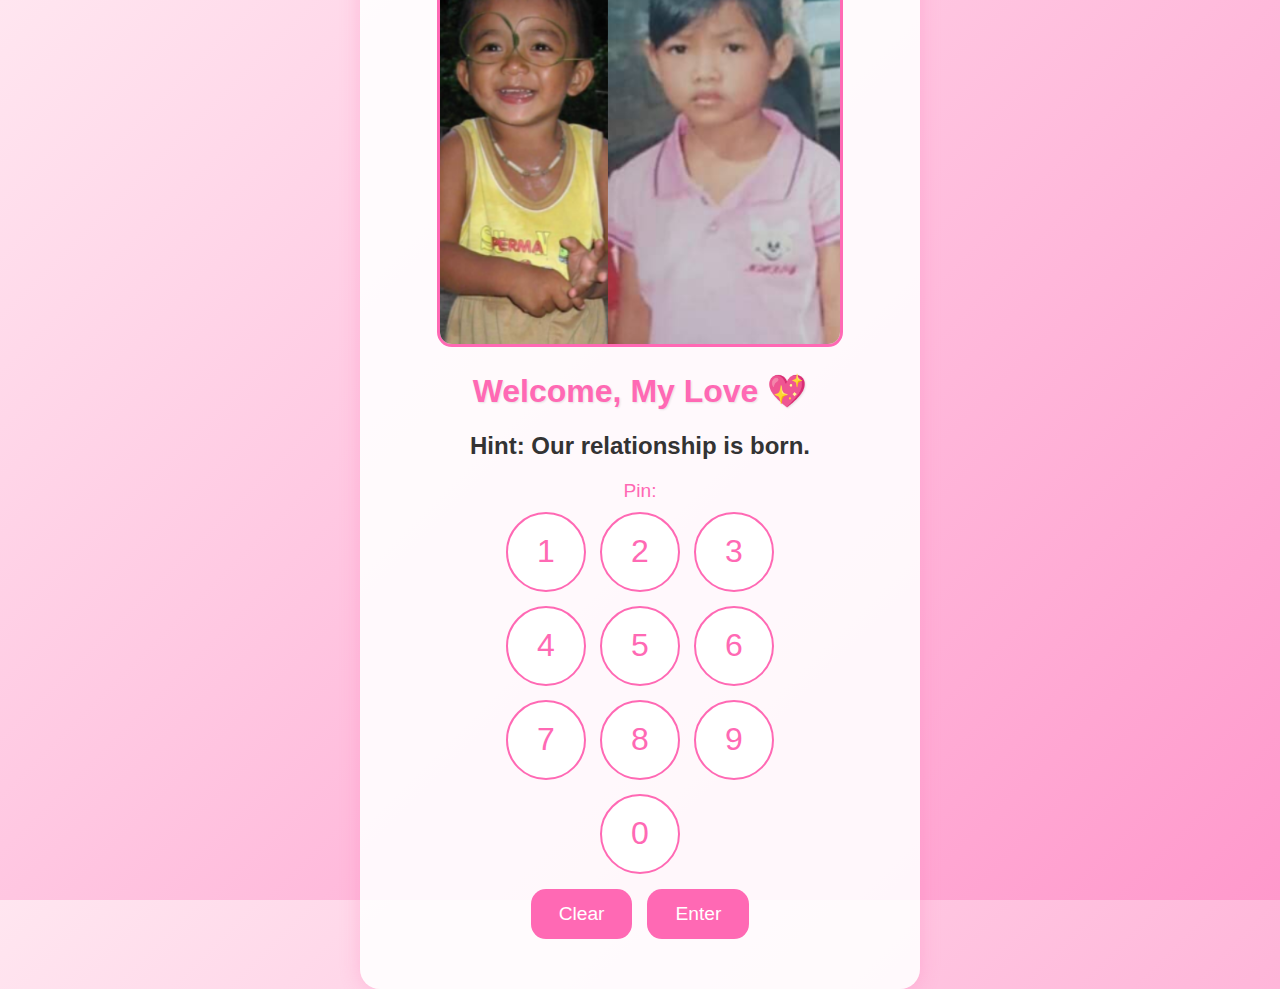
<file: index.html>
<!DOCTYPE html>
<html lang="en">
<head>
    <meta charset="UTF-8">
    <meta name="viewport" content="width=device-width, initial-scale=1.0">
    <title>For My Sweetheart 💕</title>
    <link rel="stylesheet" href="styles.css">
</head>
<body>
    <div id="password-screen">
        <div class="password-container">
            <img src="images/meandyou.png" alt="Our Photo" class="top-image">
            <h1>Welcome, My Love 💖</h1>
            <h2>Hint: Our relationship is born.</h2>
            <div class="keypad-section">
                <div id="pin-display">Pin: </div>
                <div class="keypad">
                    <button class="key" data-value="1">1</button>
                    <button class="key" data-value="2">2</button>
                    <button class="key" data-value="3">3</button>
                    <button class="key" data-value="4">4</button>
                    <button class="key" data-value="5">5</button>
                    <button class="key" data-value="6">6</button>
                    <button class="key" data-value="7">7</button>
                    <button class="key" data-value="8">8</button>
                    <button class="key" data-value="9">9</button>
                    <div class="spacer"></div> <!-- Empty space -->
                    <button class="key" data-value="0">0</button>
                    <div class="spacer"></div> <!-- Empty space -->
                </div>
                <div class="button-row">
                    <button id="clear-btn" class="clear-btn">Clear</button>
                    <a href="main.html" class="enter-btn" onclick="return checkPassword()">Enter</a>
                </div>
            </div>
        </div>
    </div>

    <script src="script.js"></script>
</body>
</html>
</file>
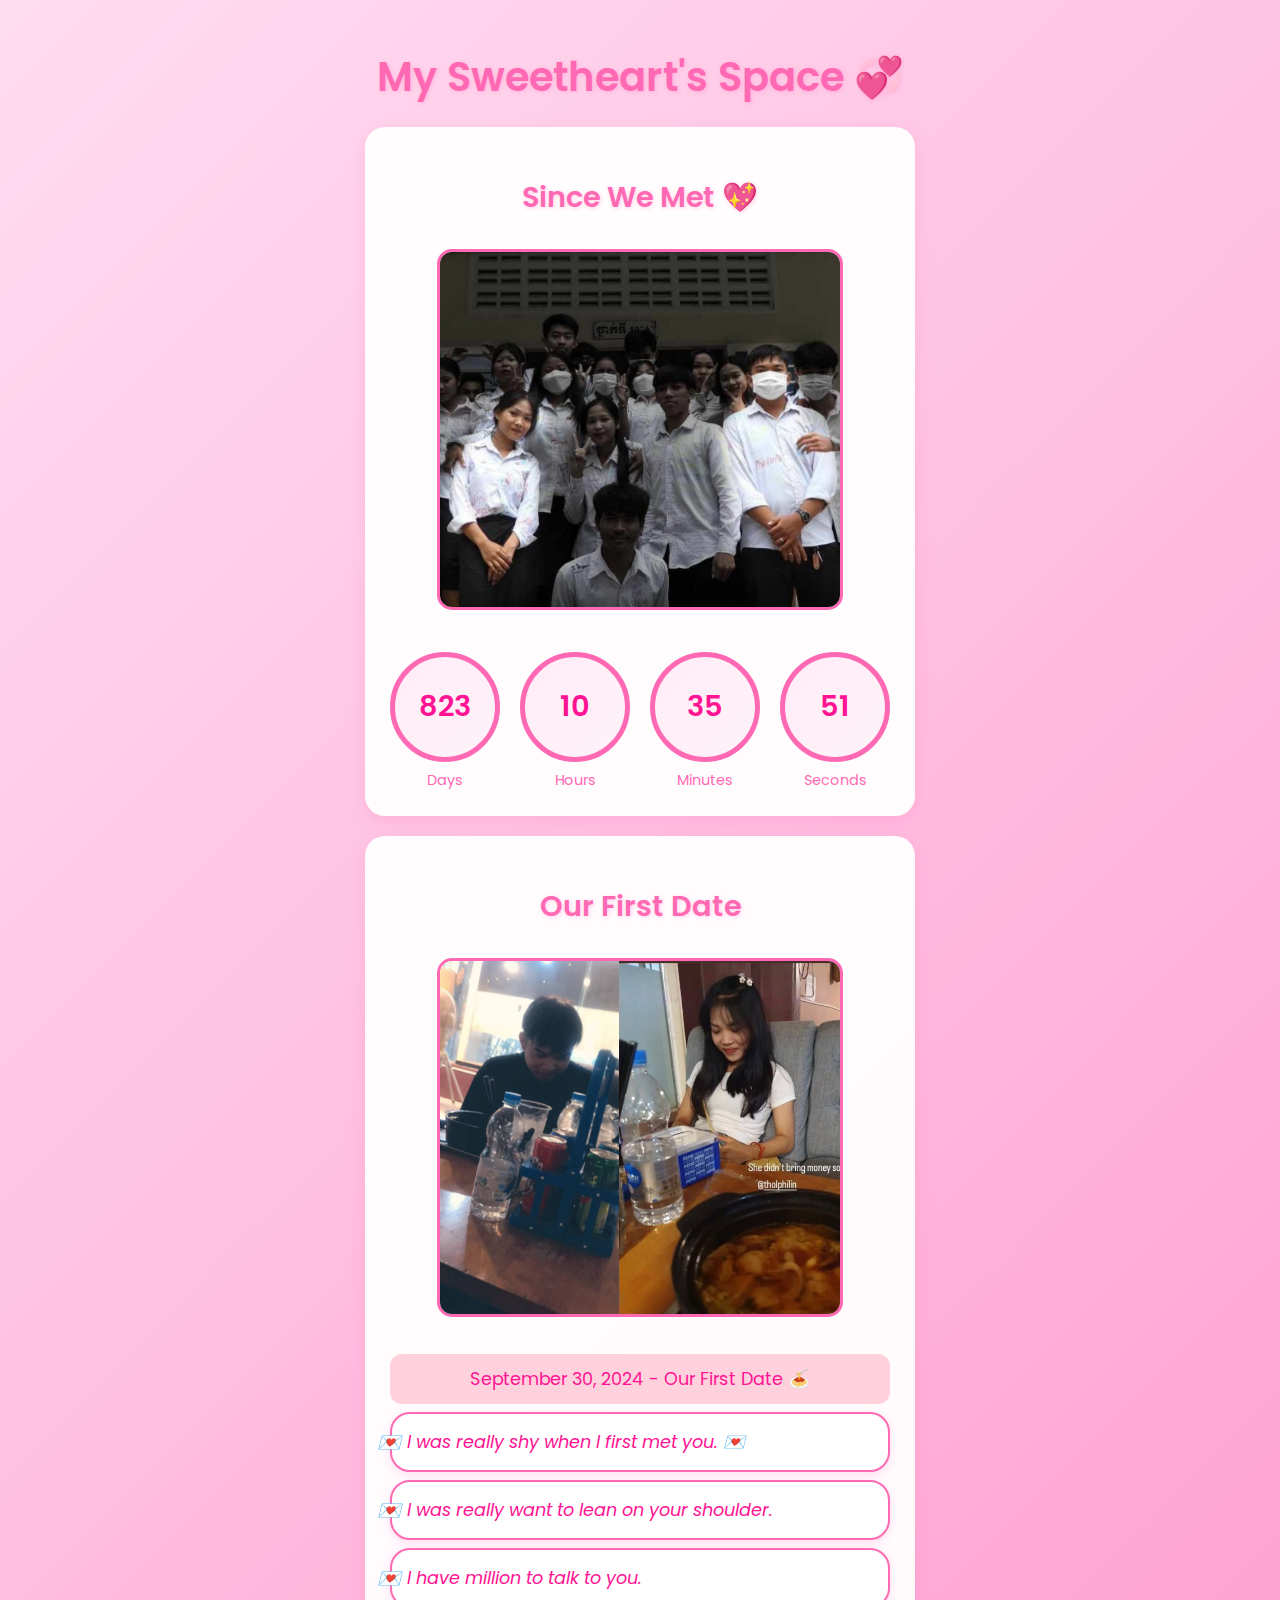
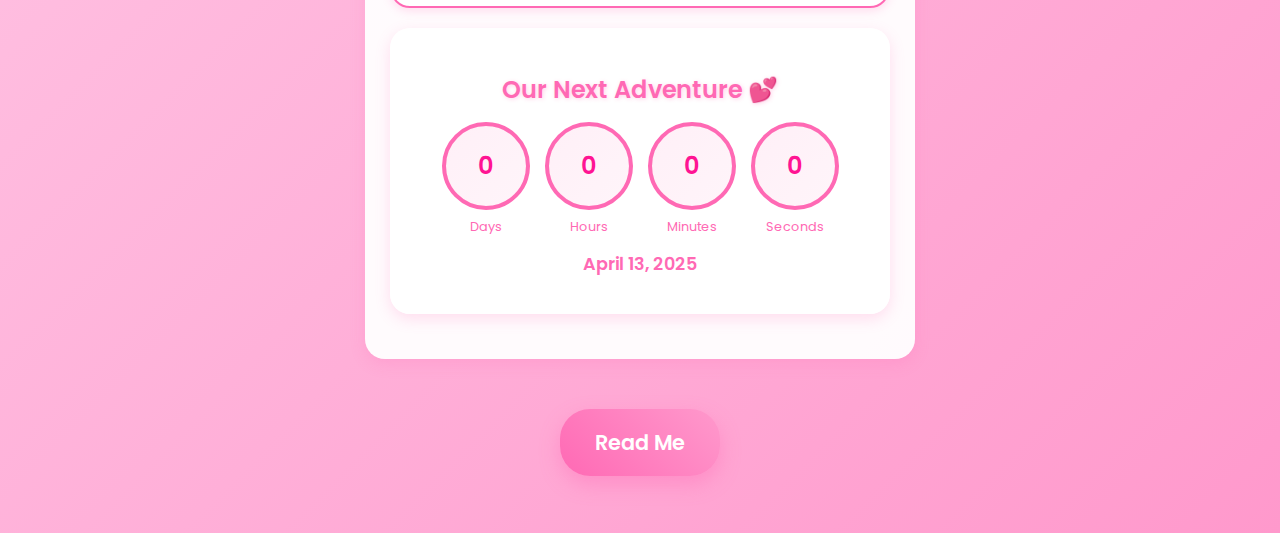
<file: main.html>
<!DOCTYPE html>
<html lang="en">
<head>
    <meta charset="UTF-8">
    <meta name="viewport" content="width=device-width, initial-scale=1.0">
    <title>My Sweetheart's Space 💞</title>
    <link rel="stylesheet" href="main-styles.css">
    <link href="https://fonts.googleapis.com/css2?family=Poppins:wght@300;400;600&display=swap" rel="stylesheet"> <!-- Modern font -->
</head>
<body>
    <div id="main-content">
        <h1>My Sweetheart's Space 💞</h1>
        
        <div class="countdown">
            <h2>Since We Met 💖</h2>
            <img src="images/hightschool.png" alt="Day We Met" class="countdown-image">
            <div id="timer" class="timer-container">
                <div class="timer-item">
                    <div class="timer-circle" data-unit="days"></div>
                    <span class="timer-label">Days</span>
                </div>
                <div class="timer-item">
                    <div class="timer-circle" data-unit="hours"></div>
                    <span class="timer-label">Hours</span>
                </div>
                <div class="timer-item">
                    <div class="timer-circle" data-unit="minutes"></div>
                    <span class="timer-label">Minutes</span>
                </div>
                <div class="timer-item">
                    <div class="timer-circle" data-unit="seconds"></div>
                    <span class="timer-label">Seconds</span>
                </div>
            </div>
        </div>

        <div class="meetings">
            <h2>Our First Date</h2>
            <img src="images/firstdate.png" alt="Day We Date" class="meeting-image">
            <ul id="meeting-list">
                <li>September 30, 2024 - Our First Date 🍝</li>
                <li class="message">I was really shy when I first met you. 💌</li>
                <li class="message">I was really want to lean on your shoulder. </li>
                <li class="message">I have million to talk to you. </li>
            </ul>
            <div class="cute-countdown-box">
                <h3>Our Next Adventure 💕</h3>
                <div class="cute-timer-container">
                    <div class="cute-timer-item">
                        <div class="cute-timer-circle" data-unit="days"></div>
                        <span class="cute-timer-label">Days</span>
                    </div>
                    <div class="cute-timer-item">
                        <div class="cute-timer-circle" data-unit="hours"></div>
                        <span class="cute-timer-label">Hours</span>
                    </div>
                    <div class="cute-timer-item">
                        <div class="cute-timer-circle" data-unit="minutes"></div>
                        <span class="cute-timer-label">Minutes</span>
                    </div>
                    <div class="cute-timer-item">
                        <div class="cute-timer-circle" data-unit="seconds"></div>
                        <span class="cute-timer-label">Seconds</span>
                    </div>
                </div>
                <p>April 13, 2025</p>
            </div>
        </div>
        <a href="readthis.html" class="cat-btn">Read Me</a>
    </div>

    <script src="main-script.js"></script>
</body>
</html>
</file>
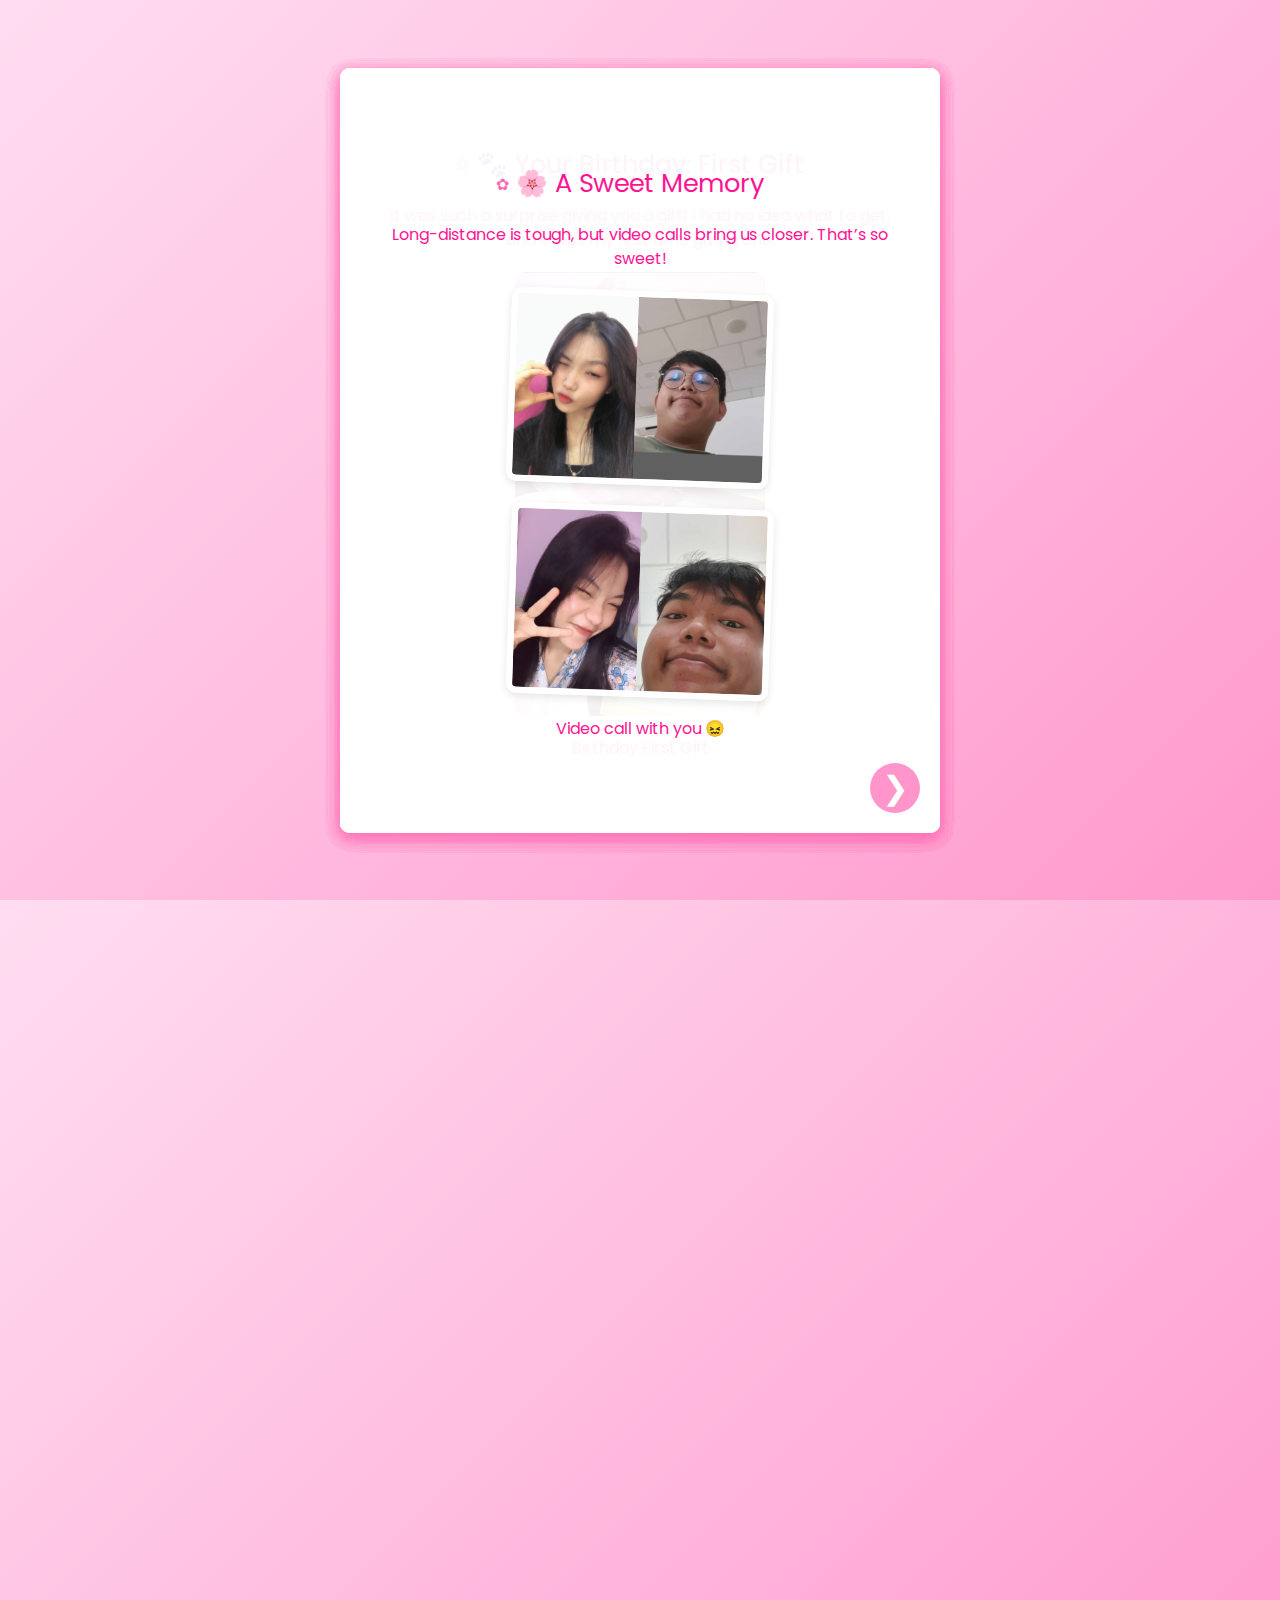
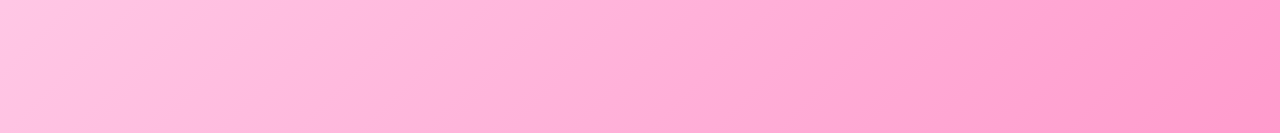
<file: paper.html>
<!DOCTYPE html>
<html lang="en">
<head>
    <meta charset="UTF-8">
    <meta name="viewport" content="width=device-width, initial-scale=1.0">
    <title>Our Secret Paper 💕</title>
    <link rel="stylesheet" href="paper-styles.css">
    <link href="https://fonts.googleapis.com/css2?family=Poppins:wght@300;400;600&display=swap" rel="stylesheet">
</head>
<body>
    <div class="paper-container">
        <div class="paper-stack" id="paper-stack">
            <!-- Page 1 -->
            <div class="paper-page" data-page="1">
                <h1>Our Secret Paper 💌</h1>
                <p>Welcome to my little note! It seems like a dream, but it’s our little reality 💖</p>
                <img src="images/schooluni.png" alt="School Uniform" class="paper-image">
                <p class="caption">A heart just for you!</p>
                <button class="nav-arrow prev-arrow" id="prev-arrow-1">❮</button>
                <button class="nav-arrow next-arrow" id="next-arrow-1">❯</button>
            </div>

            <!-- Page 2 -->
            <div class="paper-page" data-page="2">
                <h2>🌸 A Sweet Memory</h2>
                <p>Long-distance is tough, but video calls bring us closer. That’s so sweet!</p>
                <img src="images/cute.png" alt="Cute" class="paper-image polaroid">
                <img src="images/meet.png" alt="Meet" class="paper-image polaroid">
                <p class="caption">Video call with you 😖</p>
                <button class="nav-arrow prev-arrow" id="prev-arrow-2">❮</button>
                <button class="nav-arrow next-arrow" id="next-arrow-2">❯</button>
            </div>

            <!-- Page 3 -->
            <div class="paper-page" data-page="3">
                <h2>🐾 Your Birthday: First Gift</h2>
                <p>It was such a surprise giving you a gift! I had no idea what to get, and it was my first time giving one.</p>
                <img src="images/firstgift.png" alt="First Gift" class="paper-image">
                <p class="caption">Birthday First Gift</p>
                <button class="nav-arrow prev-arrow" id="prev-arrow-3">❮</button>
                <button class="nav-arrow next-arrow" id="next-arrow-3">❯</button>
            </div>

            <!-- Page 4 -->
            <div class="paper-page" data-page="4">
                <h2>💌 My Second Gift</h2>
                <p>Lucky you shared a post for a gift! It’s also a makeup gift—my budget only allowed this lipstick.</p>
                <img src="images/second gift.png" alt="Second Gift" class="paper-image polaroid">
                <p class="caption">For you, forever</p>
                <button class="nav-arrow prev-arrow" id="prev-arrow-4">❮</button>
                <button class="nav-arrow next-arrow" id="next-arrow-4">❯</button>
            </div>

            <!-- Page 5 -->
            <div class="paper-page" data-page="5">
                <h2>💌 My Third Gift</h2>
                <p>This gift is for Valentine’s Day. I had no idea what to buy, but I found a flower store near my room and got this for you. Don’t worry, I used my own earned money!</p>
                <div class="small-image-container">
                    <img src="images/Thirdgift.jpg" alt="Third Gift" class="paper-image polaroid small-image">
                    <img src="images/thatscute.jpg" alt="That’s Cute" class="paper-image polaroid small-image">
                </div>
                <p class="caption">For you, forever</p>
                <button class="nav-arrow prev-arrow" id="prev-arrow-5">❮</button>
                <button class="nav-arrow next-arrow" id="next-arrow-5">❯</button>
            </div>

            <!-- Page 6 -->
            <div class="paper-page" data-page="6">
                <h2>⏳ Waiting Gift</h2>
                <p>I’m still waiting for this gift...</p>
                <img src="images/waitinggift.png" alt="Waiting Gift" class="paper-image">
                <p class="caption">Waiting...</p>
                <button class="nav-arrow prev-arrow" id="prev-arrow-6">❮</button>
                <button class="nav-arrow next-arrow" id="next-arrow-6">❯</button>
            </div>

            <!-- Page 7 -->
            <div class="paper-page" data-page="7">
                <h2>🎁 You Still Keep It</h2>
                <p>I was so happy when you sent me this—you still keep it in your room! I’m really, really excited.</p>
                <img src="images/youkeepit.png" alt="Kept Gift" class="paper-image">
                <p class="caption">Excited ><</p>
                <button class="nav-arrow prev-arrow" id="prev-arrow-7">❮</button>
                <button class="nav-arrow next-arrow" id="next-arrow-7">❯</button>
            </div>

            <!-- Page 8 -->
            <div class="paper-page" data-page="8">
                <h2>🌹 Our First Date</h2>
                <p>I was shy seeing you—your smile was so cute when we first met.</p>
                <img src="images/date.png" alt="First Date" class="paper-image">
                <p class="caption">First Date</p>
                <button class="nav-arrow prev-arrow" id="prev-arrow-8">❮</button>
                <button class="nav-arrow next-arrow" id="next-arrow-8">❯</button>
            </div>

            <!-- Page 9 -->
            <div class="paper-page" data-page="9">
                <h2>🎥 Favorite Video</h2>
                <p>I wanted to capture your beautiful face in this moment.</p>
                <video controls class="paper-image">
                    <source src="images/firstdatevideo.mp4" type="video/mp4">
                    Your browser does not support the video tag.
                </video>
                <p class="caption">Love you always!</p>
                <button class="nav-arrow prev-arrow" id="prev-arrow-9">❮</button>
                <button class="nav-arrow next-arrow" id="next-arrow-9">❯</button>
            </div>

            <!-- Page 10 -->
            <div class="paper-page" data-page="10">
                <h2>🌟 The End</h2>
                <p>My friend wrote this and kept it on my computer.</p>
                <img src="images/friendwrite.png" alt="Friend Write" class="paper-image">
                <p class="caption">Friend bully</p>
                <a href="readthis.html" class="cat-btn">Back to Blog 🐾</a>
                <button class="nav-arrow prev-arrow" id="prev-arrow-10">❮</button>
            </div>
        </div>
    </div>

    <script src="paper-script.js"></script>
</body>
</html>
</file>
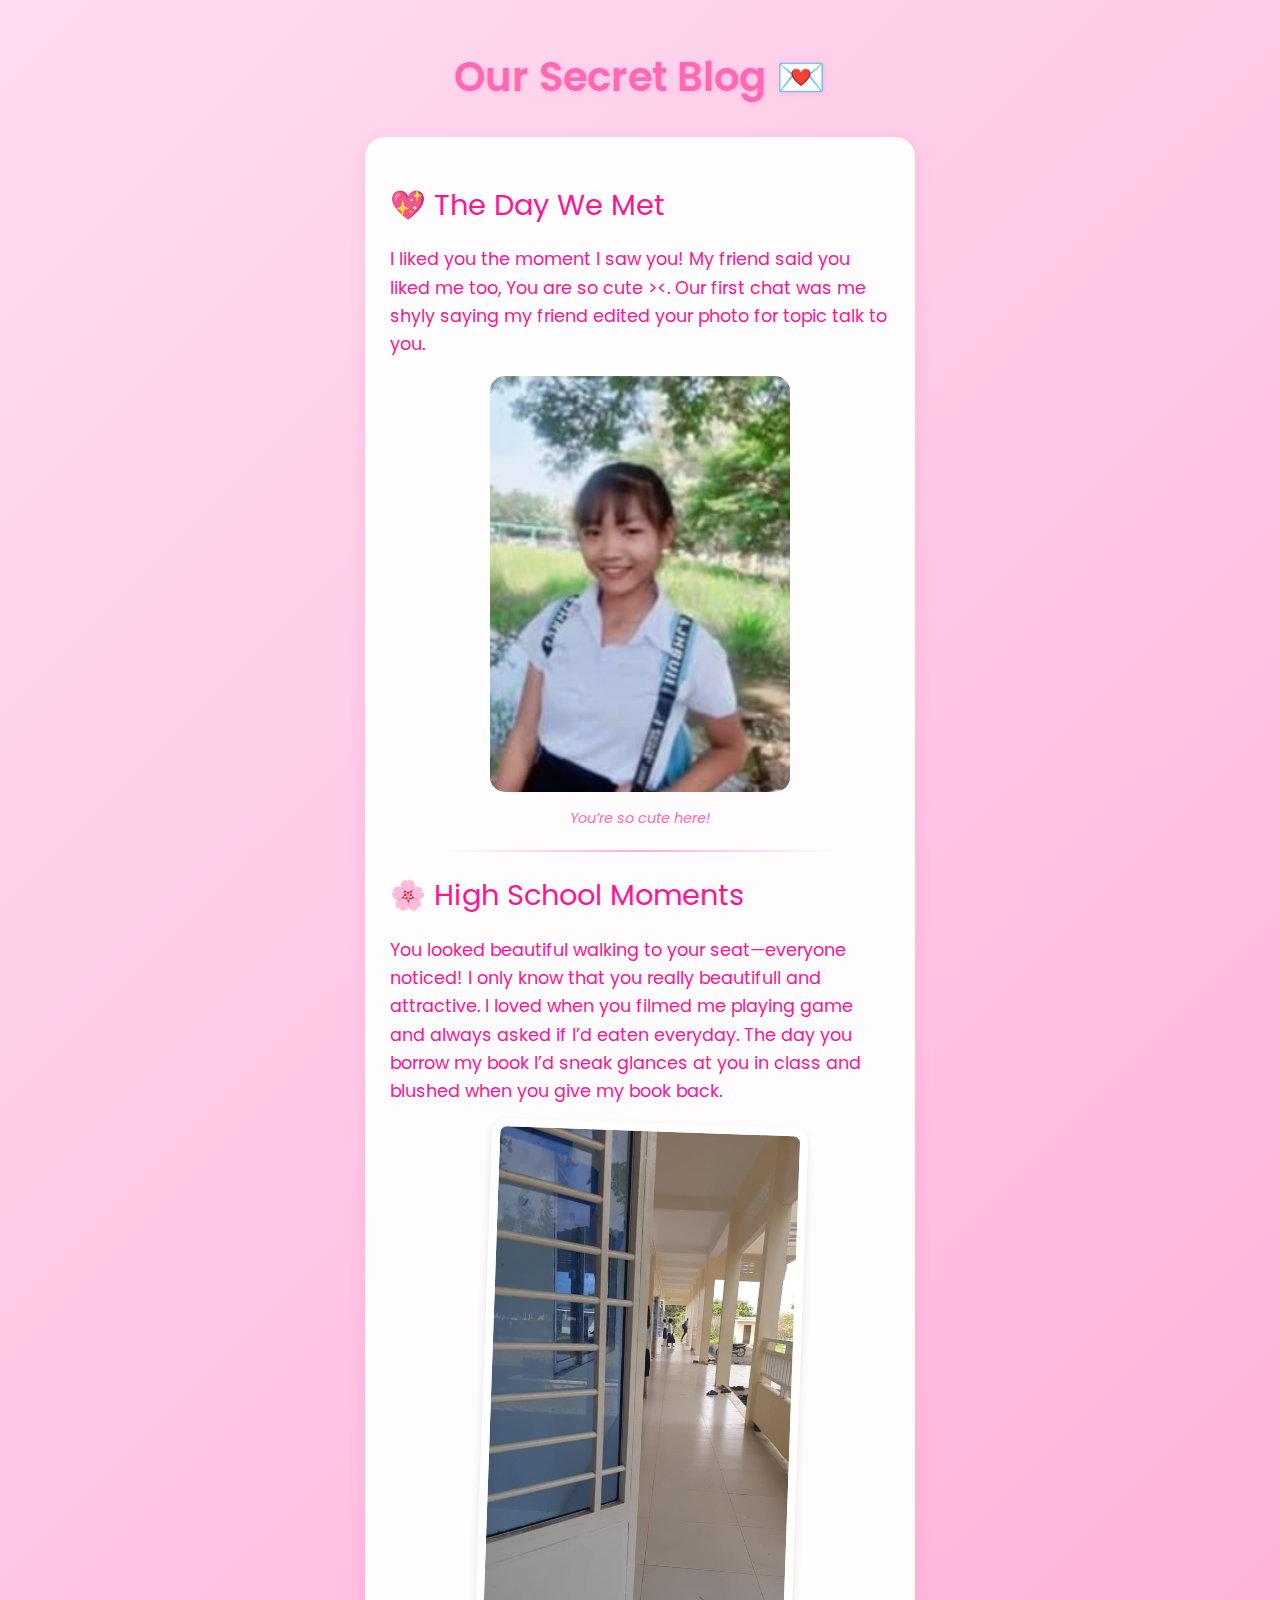
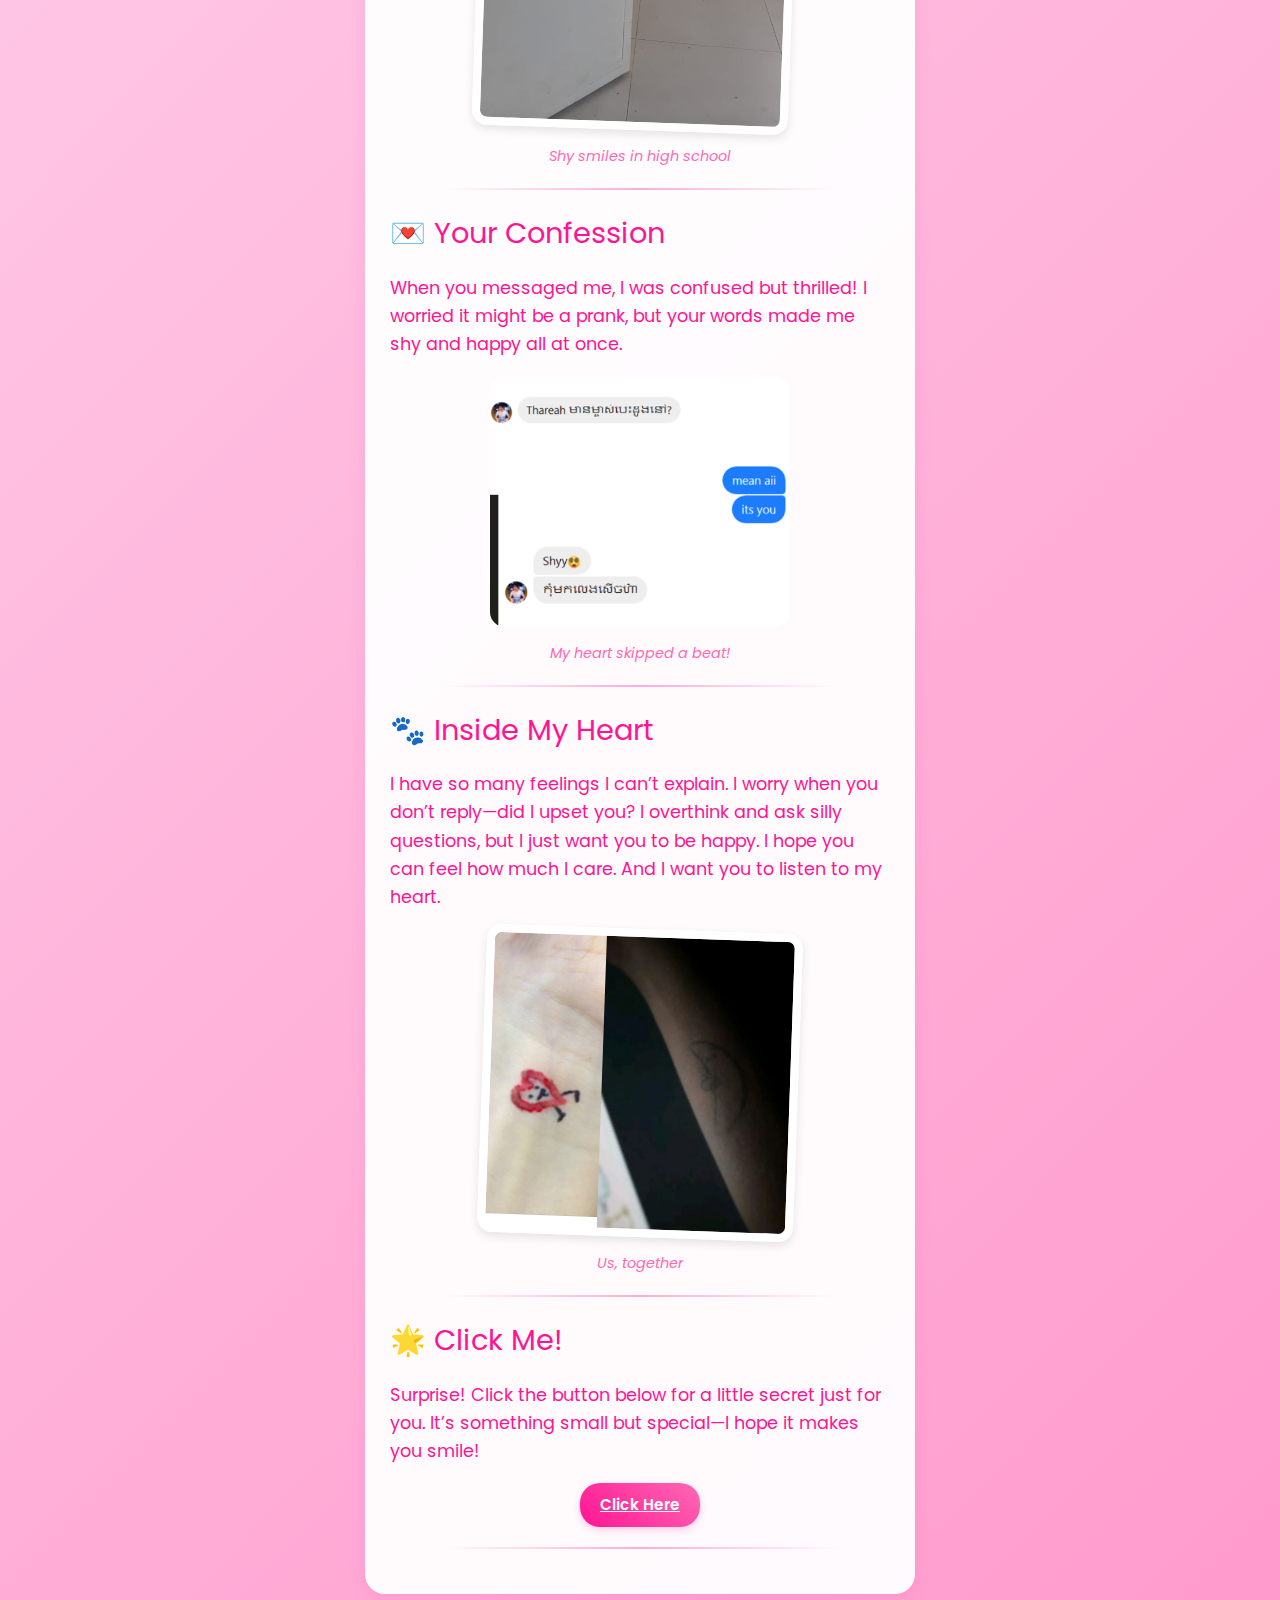
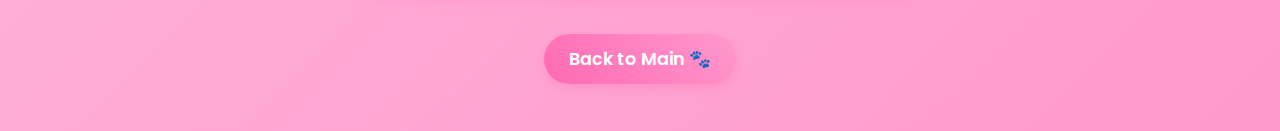
<file: readthis.html>
<!DOCTYPE html>
<html lang="en">
<head>
    <meta charset="UTF-8">
    <meta name="viewport" content="width=device-width, initial-scale=1.0">
    <title>Our Secret Blog 💕</title>
    <link rel="stylesheet" href="raedme-styles.css">
    <link href="https://fonts.googleapis.com/css2?family=Poppins:wght@300;400;600&display=swap" rel="stylesheet">
</head>
<body>
    <div id="secret-note">
        <h1>Our Secret Blog 💌</h1>

        <!-- Single continuous note-content block -->
        <div class="note-content">
            <!-- Section 1: First Meeting -->
            <div class="note-section">
                <h2>💖 The Day We Met</h2>
                <p>I liked you the moment I saw you! My friend said you liked me too, You are so cute ><. Our first chat was me shyly saying my friend edited your photo for topic talk to you.</p>
                <img src="images/linlin.png" alt="Us" class="note-image">
                <p class="caption">You’re so cute here!</p>
            </div>

            <!-- Divider -->
            <div class="divider"></div>

            <!-- Section 2: High School Memories -->
            <div class="note-section">
                <h2>🌸 High School Moments</h2>
                <p>You looked beautiful walking to your seat—everyone noticed! I only know that you really beautifull and attractive. I loved when you filmed me playing game and always asked if I’d eaten everyday. The day you borrow my book I’d sneak glances at you in class and blushed when you give my book back.</p>
                <img src="images/gotoclass.jpg" alt="Classroom" class="note-image polaroid">
                <p class="caption">Shy smiles in high school</p>
            </div>

            <!-- Divider -->
            <div class="divider"></div>

            <!-- Section 3: The Confession -->
            <div class="note-section">
                <h2>💌 Your Confession</h2>
                <p>When you messaged me, I was confused but thrilled! I worried it might be a prank, but your words made me shy and happy all at once.</p>
                <img src="images/confess.png" alt="Confession" class="note-image">
                <p class="caption">My heart skipped a beat!</p>
            </div>

            <!-- Divider -->
            <div class="divider"></div>

            <!-- Section 4: My Feelings -->
            <div class="note-section">
                <h2>🐾 Inside My Heart</h2>
                <p>I have so many feelings I can’t explain. I worry when you don’t reply—did I upset you? I overthink and ask silly questions, but I just want you to be happy. I hope you can feel how much I care. And I want you to listen to my heart.</p>
                <img src="images/couple.png" alt="Relationship" class="note-image polaroid">
                <p class="caption">Us, together</p>
            </div>

            <!-- Divider -->
            <div class="divider"></div>

            <!-- Section 5: Click Me -->
            <div class="note-section">
                <h2>🌟 Click Me!</h2>
                <p>Surprise! Click the button below for a little secret just for you. It’s something small but special—I hope it makes you smile!</p>
                <a href="paper.html" class="click-me-btn">Click Here</a>
                <!-- <img src="images/secret.png" alt="Secret" class="note-image"> -->
                <!-- <p class="caption">A tiny gift for you!</p> -->
            </div>

            <!-- Divider -->
            <div class="divider"></div>
        </div>

        <!-- Back Button -->
        <a href="main.html" class="cat-btn">Back to Main 🐾</a>
    </div>

    <script src="readme-script.js"></script>
</body>
</html>
</file>
<file: styles.css>
body {
    margin: 0;
    padding: 0;
    font-family: 'Arial', sans-serif;
    background: linear-gradient(135deg, #ffe6f0, #ff99cc);
    min-height: 100vh;
    color: #333;
    overscroll-behavior: none; /* Prevents unwanted scrolling bounce */
}

/* Default styles (desktop) */
.password-container {
    position: absolute;
    top: 50%;
    left: 50%;
    transform: translate(-50%, -50%);
    text-align: center;
    background: rgba(255, 255, 255, 0.9);
    padding: 30px;
    border-radius: 20px;
    box-shadow: 0 0 20px rgba(255, 105, 180, 0.3);
    width: 90%;
    max-width: 500px;
}

.top-image {
    width: 400px;
    height: 400px;
    border-radius: 15px;
    border: 3px solid #ff69b4;
    object-fit: cover;
    object-position: center;
}

h1 {
    color: #ff69b4;
    text-shadow: 1px 1px 2px rgba(0, 0, 0, 0.1);
    font-size: 2rem;
}

.keypad-section {
    margin: 20px 0;
    -webkit-user-select: none; /* Prevent text selection on touch */
    user-select: none;
}

#pin-display {
    font-size: 1.2rem;
    color: #ff69b4;
    margin-bottom: 10px;
}

.keypad {
    display: grid;
    grid-template-columns: repeat(3, 80px); /* Larger for smoother touch */
    gap: 14px; /* Increased gap for finger separation */
    justify-content: center;
    margin-bottom: 15px;
}

.key {
    width: 80px; /* Larger touch target */
    height: 80px; /* Larger touch target */
    border: 2px solid #ff69b4;
    border-radius: 50%;
    background-color: white;
    color: #ff69b4;
    font-size: 2rem; /* Larger font for visibility */
    cursor: pointer;
    transition: transform 0.1s ease, background-color 0.1s ease; /* Faster, smoother transitions */
    touch-action: manipulation; /* No tap delay */
    display: flex;
    align-items: center;
    justify-content: center;
    -webkit-tap-highlight-color: transparent; /* Remove default tap highlight */
}

.key:active {
    transform: scale(0.95); /* Subtle press feedback */
    background-color: #ff69b4; /* Immediate color change */
    color: white;
}

.key:hover {
    transform: scale(1.05); /* Keep hover for desktop */
    background-color: #ff69b4;
    color: white;
}

.spacer {
    width: 80px; /* Match key width */
    height: 80px; /* Match key height for grid alignment */
}

.button-row {
    display: flex;
    justify-content: center;
    gap: 15px;
    margin-top: 10px;
}

.clear-btn, .enter-btn {
    padding: 14px 28px; /* Larger for smoother touch */
    background-color: #ff69b4;
    border: none;
    border-radius: 15px;
    color: white;
    font-size: 1.2rem; /* Slightly larger font */
    cursor: pointer;
    transition: transform 0.1s ease, background-color 0.1s ease; /* Faster transitions */
    text-decoration: none;
    display: inline-block;
    touch-action: manipulation;
    -webkit-tap-highlight-color: transparent; /* Remove tap highlight */
}

.clear-btn:active, .enter-btn:active {
    transform: scale(0.95); /* Press feedback */
    background-color: #ff4d94; /* Slightly darker on press */
}

.clear-btn:hover, .enter-btn:hover {
    transform: scale(1.05); /* Keep hover for desktop */
}

/* Media Query for Mobile (max-width: 768px) */
@media screen and (max-width: 768px) {
    .password-container {
        position: relative;
        top: 0;
        left: 0;
        transform: none;
        margin: 20px auto;
        padding: 20px;
        width: 90%;
        max-width: 350px;
    }

    .top-image {
        width: 100%;
        height: 100%;
        max-width: 300px;
        max-height: 300px;
    }

    h1 {
        font-size: 1.5rem;
    }

    .keypad {
        grid-template-columns: repeat(3, 65px); /* Touch-friendly size for mobile */
        gap: 12px;
    }

    .key {
        width: 65px;
        height: 65px;
        font-size: 1.8rem;
    }

    .spacer {
        width: 65px;
        height: 65px;
    }

    .button-row {
        flex-direction: row;
        gap: 10px;
    }

    .clear-btn, .enter-btn {
        padding: 12px 24px;
        font-size: 1.1rem;
    }

    #pin-display {
        font-size: 1rem;
    }
}
</file>
<file: main-styles.css>
body {
    margin: 0;
    padding: 0;
    font-family: 'Poppins', sans-serif;
    background: linear-gradient(135deg, #ffddf1, #ff99cc);
    min-height: 100vh;
    color: #333;
    overflow-x: hidden;
}

/* Main content container */
#main-content {
    padding: 20px;
    max-width: 1200px;
    margin: 0 auto;
    text-align: center;
}

/* Headings */
h1, h2, h3 {
    color: #ff69b4;
    text-shadow: 1px 1px 4px rgba(255, 105, 180, 0.3);
    font-weight: 600;
    margin-bottom: 15px;
}

h1 {
    font-size: 2.5rem;
    animation: fadeIn 1.5s ease-in-out;
}

h2 {
    font-size: 1.8rem;
}

h3 {
    font-size: 1.5rem;
}

/* Countdown section */
.countdown {
    background: rgba(255, 255, 255, 0.95);
    padding: 25px;
    border-radius: 20px;
    margin: 20px auto;
    max-width: 500px;
    box-shadow: 0 5px 15px rgba(255, 105, 180, 0.2);
    transition: transform 0.3s ease;
}

.countdown:hover {
    transform: translateY(-5px);
}

.countdown-image {
    width: 100%;
    max-width: 400px;
    height: auto;
    border-radius: 15px;
    margin: 15px 0;
    border: 3px solid #ff69b4;
    object-fit: cover;
    object-position: center;
}

/* Timer Styling */
.timer-container {
    display: flex;
    justify-content: center;
    gap: 20px;
    margin-top: 20px;
    flex-wrap: wrap;
}

.timer-item {
    text-align: center;
}

.timer-circle {
    width: 100px;
    height: 100px;
    border-radius: 50%;
    background: linear-gradient(135deg, rgba(255, 105, 180, 0.1), rgba(255, 153, 204, 0.1));
    border: 5px solid #ff69b4;
    display: flex;
    align-items: center;
    justify-content: center;
    font-size: 1.8rem;
    font-weight: 600;
    color: #ff1493;
    position: relative;
    overflow: hidden;
}

.timer-circle::after {
    content: '';
    position: absolute;
    width: 100%;
    height: 100%;
    border-radius: 50%;
    border: 5px solid rgba(255, 105, 180, 0.3);
    animation: rotate 4s linear infinite;
}

.timer-label {
    display: block;
    font-size: 0.9rem;
    color: #ff69b4;
    margin-top: 8px;
    font-weight: 400;
}

/* Meetings section */
.meetings {
    background: rgba(255, 255, 255, 0.95);
    padding: 25px;
    border-radius: 20px;
    margin: 20px auto;
    max-width: 500px;
    box-shadow: 0 5px 15px rgba(255, 105, 180, 0.2);
    transition: transform 0.3s ease;
}

.meetings:hover {
    transform: translateY(-5px);
}

.meeting-image {
    width: 100%;
    max-width: 400px;
    height: auto;
    border-radius: 15px;
    margin: 15px 0;
    border: 3px solid #ff69b4;
    object-fit: cover;
    object-position: center;
}

ul {
    list-style: none;
    padding: 0;
    margin: 15px 0;
}

li {
    padding: 12px;
    margin: 8px 0;
    background: #ffd1dc;
    border-radius: 12px;
    color: #ff1493;
    font-size: 1.1rem;
    font-weight: 400;
    transition: transform 0.3s ease;
}

li:hover {
    transform: translateX(5px);
}

/* Message-like styling for "I was really shy..." */
.message {
    background: rgba(255, 255, 255, 0.9);
    border: 2px solid #ff69b4;
    border-radius: 20px;
    padding: 15px;
    margin: 8px 0;
    color: #ff1493;
    font-style: italic;
    font-weight: 400;
    position: relative;
    text-align: left;
    box-shadow: 0 3px 10px rgba(255, 105, 180, 0.2);
}

.message::before {
    content: '💌';
    position: absolute;
    left: -15px;
    top: 50%;
    transform: translateY(-50%);
    font-size: 1.2rem;
    color: #ff69b4;
}

.message:hover {
    transform: translateX(5px);
}

/* Cute Countdown Box for Future Meeting */
.cute-countdown-box {
    background: rgba(255, 255, 255, 0.95);
    padding: 20px;
    border-radius: 20px;
    margin: 20px auto;
    max-width: 500px;
    box-shadow: 0 5px 15px rgba(255, 105, 180, 0.2);
    transition: transform 0.3s ease;
}

.cute-countdown-box:hover {
    transform: translateY(-5px);
}

h3 {
    margin-bottom: 15px;
}

.cute-timer-container {
    display: flex;
    justify-content: center;
    gap: 15px;
    margin-top: 15px;
    flex-wrap: wrap;
}

.cute-timer-item {
    text-align: center;
}

.cute-timer-circle {
    width: 80px;
    height: 80px;
    border-radius: 50%;
    background: linear-gradient(135deg, rgba(255, 105, 180, 0.1), rgba(255, 153, 204, 0.1));
    border: 4px solid #ff69b4;
    display: flex;
    align-items: center;
    justify-content: center;
    font-size: 1.5rem;
    font-weight: 600;
    color: #ff1493;
    position: relative;
    overflow: hidden;
}

.cute-timer-circle::after {
    content: '';
    position: absolute;
    width: 100%;
    height: 100%;
    border-radius: 50%;
    border: 4px solid rgba(255, 105, 180, 0.3);
    animation: rotate 4s linear infinite;
}

.cute-timer-label {
    display: block;
    font-size: 0.8rem;
    color: #ff69b4;
    margin-top: 8px;
    font-weight: 400;
}

.cute-countdown-box p {
    font-size: 1.1rem;
    color: #ff69b4;
    margin-top: 15px;
    font-weight: 600;
}

/* Enhanced Cute Cat Button */
.cat-btn {
    display: inline-block;
    padding: 18px 35px;
    background: linear-gradient(45deg, #ff69b4, #ff99cc);
    border: none;
    border-radius: 30px;
    color: white;
    font-size: 1.3rem;
    font-weight: 600;
    text-decoration: none;
    cursor: pointer;
    transition: transform 0.3s ease, background 0.3s ease, box-shadow 0.3s ease;
    box-shadow: 0 8px 20px rgba(255, 105, 180, 0.4);
    margin: 30px auto;
    position: relative;
    overflow: hidden;
    animation: bounce 2s infinite ease-in-out;
    -webkit-user-select: none; /* Prevent text selection on Webkit browsers */
    -moz-user-select: none;    /* Prevent text selection on Firefox */
    -ms-user-select: none;     /* Prevent text selection on Microsoft browsers */
    user-select: none;         /* Standard property to disable text selection */
    -webkit-touch-callout: none; /* Disable iOS callout (copy/paste) */
    -webkit-tap-highlight-color: transparent; /* Remove tap highlight on mobile */
}

.cat-btn::before {
    content: '';
    position: absolute;
    top: -15px;
    left: -15px;
    width: 60px;
    height: 60px;
    background: url('https://cdn-icons-png.flaticon.com/512/3219/3219842.png') no-repeat center;
    background-size: contain;
    opacity: 0.7;
    transition: opacity 0.3s ease, transform 0.3s ease;
}

.cat-btn:hover {
    transform: translateY(-5px);
    background: linear-gradient(45deg, #ff99cc, #ff69b4);
    box-shadow: 0 12px 25px rgba(255, 105, 180, 0.6);
}

.cat-btn:hover::before {
    opacity: 1;
    transform: scale(1.1);
}

/* Additional Animation for Interest */
@keyframes bounce {
    0%, 100% { transform: translateY(0); }
    50% { transform: translateY(-5px); }
}

/* Animations */
@keyframes fadeIn {
    from { opacity: 0; transform: translateY(20px); }
    to { opacity: 1; transform: translateY(0); }
}

@keyframes pulse {
    0% { transform: scale(1); }
    50% { transform: scale(1.05); }
    100% { transform: scale(1); }
}

@keyframes rotate {
    0% { transform: rotate(0deg); }
    100% { transform: rotate(360deg); }
}

/* Responsive Design for Mobile (max-width: 768px) */
@media screen and (max-width: 768px) {
    #main-content {
        padding: 15px;
    }

    h1 {
        font-size: 2rem;
    }

    h2 {
        font-size: 1.5rem;
    }

    h3 {
        font-size: 1.3rem;
    }

    .countdown, .meetings, .cute-countdown-box {
        padding: 15px;
        margin: 15px auto;
        max-width: 100%;
        width: 90%;
    }

    .countdown-image, .meeting-image {
        max-width: 100%;
        height: auto;
        margin: 10px 0;
    }

    .timer-container, .cute-timer-container {
        gap: 15px;
    }

    .timer-circle, .cute-timer-circle {
        width: 80px;
        height: 80px;
        font-size: 1.5rem;
    }

    .timer-label, .cute-timer-label {
        font-size: 0.8rem;
    }

    .message {
        padding: 12px;
        font-size: 1rem;
    }

    .message::before {
        font-size: 1rem;
    }

    li {
        font-size: 1rem;
        padding: 10px;
    }

    .cute-countdown-box p {
        font-size: 1rem;
    }

    .cat-btn {
        padding: 14px 28px;
        font-size: 1.1rem;
        margin: 20px auto;
        -webkit-user-select: none; /* Reinforce for mobile */
        user-select: none;
        -webkit-touch-callout: none;
        -webkit-tap-highlight-color: transparent;
    }

    .cat-btn::before {
        width: 40px;
        height: 40px;
    }
}

/* Extra small screens (phones < 480px) */
@media screen and (max-width: 480px) {
    h1 {
        font-size: 1.8rem;
    }

    h2 {
        font-size: 1.3rem;
    }

    h3 {
        font-size: 1.1rem;
    }

    .timer-circle, .cute-timer-circle {
        width: 60px;
        height: 60px;
        font-size: 1.2rem;
    }

    .timer-label, .cute-timer-label {
        font-size: 0.7rem;
    }

    .message {
        padding: 10px;
        font-size: 0.9rem;
    }

    .message::before {
        font-size: 0.9rem;
    }

    .cute-countdown-box p {
        font-size: 0.9rem;
    }

    .cat-btn {
        padding: 12px 24px;
        font-size: 1rem;
        -webkit-user-select: none; /* Reinforce for extra-small screens */
        user-select: none;
        -webkit-touch-callout: none;
        -webkit-tap-highlight-color: transparent;
    }

    .cat-btn::before {
        width: 30px;
        height: 30px;
    }
}
</file>
<file: paper-styles.css>
body {
    margin: 0;
    padding: 0;
    font-family: 'Poppins', sans-serif;
    background: linear-gradient(135deg, #ffddf1, #ff99cc);
    min-height: 100vh;
    display: flex;
    justify-content: center;
    align-items: center;
    overflow: hidden;
    box-sizing: border-box;
}

.paper-container {
    width: 90%;
    max-width: 600px;
    height: 85vh;
    margin: 0;
    display: flex;
    flex-direction: column;
    justify-content: center;
    align-items: center;
    position: relative;
}

.paper-stack {
    position: relative;
    width: 100%;
    height: 100%;
}

.paper-page {
    position: absolute;
    top: 0;
    left: 0;
    width: 100%;
    height: 100%;
    padding: 20px;
    text-align: center;
    background: url('https://www.transparenttextures.com/patterns/paper.png') repeat;
    background-color: rgba(255, 255, 255, 0.95);
    border-radius: 10px;
    box-shadow: 0 5px 15px rgba(255, 105, 180, 0.2);
    display: flex;
    flex-direction: column;
    justify-content: center;
    align-items: center;
    transition: transform 0.8s ease, opacity 0.8s ease;
    z-index: 0;
    box-sizing: border-box;
}

/* Stacking order */
.paper-page[data-page="1"] { z-index: 10; }
.paper-page[data-page="2"] { z-index: 9; }
.paper-page[data-page="3"] { z-index: 8; }
.paper-page[data-page="4"] { z-index: 7; }
.paper-page[data-page="5"] { z-index: 6; }
.paper-page[data-page="6"] { z-index: 5; }
.paper-page[data-page="7"] { z-index: 4; }
.paper-page[data-page="8"] { z-index: 3; }
.paper-page[data-page="9"] { z-index: 2; }
.paper-page[data-page="10"] { z-index: 1; }

/* Initial state */
.paper-page {
    transform: translateY(0);
    opacity: 1;
    pointer-events: none;
}

.paper-page[data-page="1"] {
    pointer-events: auto;
}

/* Slide down animation */
.paper-page.slide-down {
    transform: translateY(100vh);
    opacity: 0;
    pointer-events: none;
}

/* Headings */
h1 {
    color: #ff69b4;
    text-shadow: 1px 1px 4px rgba(255, 105, 180, 0.2);
    font-weight: 600;
    font-size: 2rem;
    margin-bottom: 15px;
}

h2 {
    color: #ff1493;
    font-size: 1.6rem;
    font-weight: 400;
    margin: 15px 0 10px;
    position: relative;
}

h2::before {
    content: '✿';
    position: absolute;
    left: -20px;
    top: 50%;
    transform: translateY(-50%);
    color: #ff69b4;
    font-size: 1rem;
}

/* Paragraphs */
p {
    color: #ff1493;
    font-size: 1rem;
    line-height: 1.5;
    margin: 10px 0;
    max-width: 90%;
}

/* Images and Video */
.paper-image {
    width: 100%;
    max-width: 250px;
    border-radius: 10px;
    margin: 10px 0;
    transition: transform 0.3s ease;
}

.paper-image:hover {
    transform: scale(1.05);
}

.polaroid {
    border: 6px solid white;
    box-shadow: 0 3px 8px rgba(0, 0, 0, 0.1);
    transform: rotate(2deg);
}

/* Smaller Images for Third Gift */
.small-image-container {
    display: flex;
    gap: 10px;
    justify-content: center;
    flex-wrap: wrap;
}

.small-image {
    max-width: 150px;
}

/* Cute Cat Button */
.cat-btn {
    display: inline-block;
    padding: 10px 20px;
    background: linear-gradient(45deg, #ff69b4, #ff99cc);
    border: none;
    border-radius: 25px;
    color: white;
    font-size: 1rem;
    font-weight: 600;
    text-decoration: none;
    cursor: pointer;
    transition: transform 0.3s ease, background 0.3s ease;
    box-shadow: 0 4px 10px rgba(255, 105, 180, 0.3);
    margin-top: 15px;
    position: relative;
    overflow: hidden;
    -webkit-user-select: none; /* Prevent text selection on Webkit browsers */
    -moz-user-select: none;    /* Prevent text selection on Firefox */
    -ms-user-select: none;     /* Prevent text selection on Microsoft browsers */
    user-select: none;         /* Standard property to disable text selection */
    -webkit-touch-callout: none; /* Disable iOS callout (copy/paste) */
    -webkit-tap-highlight-color: transparent; /* Remove tap highlight on mobile */
}

.cat-btn::before {
    content: '';
    position: absolute;
    top: -10px;
    left: -10px;
    width: 35px;
    height: 35px;
    background: url('https://cdn-icons-png.flaticon.com/512/3219/3219842.png') no-repeat center;
    background-size: contain;
    opacity: 0.7;
    transition: opacity 0.3s ease;
}

.cat-btn:hover {
    transform: scale(1.1);
    background: linear-gradient(45deg, #ff99cc, #ff69b4);
    animation: bounce 0.5s ease infinite alternate;
}

.cat-btn:hover::before {
    opacity: 1;
}

/* Navigation Arrows - Bigger Buttons */
.nav-arrow {
    position: absolute;
    bottom: 20px;
    background: rgba(255, 105, 180, 0.7);
    border: none;
    border-radius: 50%;
    width: 50px;
    height: 50px;
    font-size: 2rem;
    color: white;
    cursor: pointer;
    transition: background 0.3s ease, transform 0.3s ease;
    display: flex;
    justify-content: center;
    align-items: center;
    -webkit-user-select: none; /* Prevent text selection on Webkit browsers */
    -moz-user-select: none;    /* Prevent text selection on Firefox */
    -ms-user-select: none;     /* Prevent text selection on Microsoft browsers */
    user-select: none;         /* Standard property to disable text selection */
    -webkit-touch-callout: none; /* Disable iOS callout (copy/paste) */
    -webkit-tap-highlight-color: transparent; /* Remove tap highlight on mobile */
}

.nav-arrow:hover {
    background: rgba(255, 105, 180, 1);
    transform: scale(1.1);
}

.prev-arrow {
    left: 20px;
}

.next-arrow {
    right: 20px;
}

/* Animations */
@keyframes bounce {
    from { transform: scale(1.1); }
    to { transform: scale(1.15); }
}

/* Responsive Design for Mobile (max-width: 768px) */
@media screen and (max-width: 768px) {
    .paper-container {
        width: 90%;
        max-width: 90%;
        height: 80vh;
        margin: 0;
    }

    .paper-stack {
        height: 100%;
    }

    .paper-page {
        padding: 15px;
    }

    h1 {
        font-size: 1.8rem;
    }

    h2 {
        font-size: 1.4rem;
    }

    h2::before {
        left: -15px;
        font-size: 0.9rem;
    }

    p {
        font-size: 0.9rem;
    }

    .paper-image {
        max-width: 200px;
    }

    .small-image {
        max-width: 120px;
    }

    .cat-btn {
        padding: 8px 16px;
        font-size: 0.9rem;
        -webkit-user-select: none; /* Reinforce for mobile */
        user-select: none;
        -webkit-touch-callout: none;
        -webkit-tap-highlight-color: transparent;
    }

    .cat-btn::before {
        width: 30px;
        height: 30px;
    }

    .nav-arrow {
        width: 45px;
        height: 45px;
        font-size: 1.8rem;
        bottom: 15px;
        -webkit-user-select: none; /* Reinforce for mobile */
        user-select: none;
        -webkit-touch-callout: none;
        -webkit-tap-highlight-color: transparent;
    }

    .prev-arrow {
        left: 15px;
    }

    .next-arrow {
        right: 15px;
    }
}

/* Extra small screens (phones < 480px) */
@media screen and (max-width: 480px) {
    .paper-container {
        width: 95%;
        max-width: 95%;
        height: 75vh;
        margin: 0;
    }

    .paper-page {
        padding: 10px;
    }

    h1 {
        font-size: 1.6rem;
    }

    h2 {
        font-size: 1.2rem;
    }

    h2::before {
        left: -12px;
        font-size: 0.8rem;
    }

    p {
        font-size: 0.85rem;
    }

    .paper-image {
        max-width: 180px;
    }

    .small-image {
        max-width: 100px;
    }

    .caption {
        font-size: 0.75rem;
    }

    .cat-btn {
        padding: 6px 12px;
        font-size: 0.85rem;
        -webkit-user-select: none; /* Reinforce for extra-small screens */
        user-select: none;
        -webkit-touch-callout: none;
        -webkit-tap-highlight-color: transparent;
    }

    .cat-btn::before {
        width: 25px;
        height: 25px;
    }

    .nav-arrow {
        width: 40px;
        height: 40px;
        font-size: 1.5rem;
        bottom: 10px;
        -webkit-user-select: none; /* Reinforce for extra-small screens */
        user-select: none;
        -webkit-touch-callout: none;
        -webkit-tap-highlight-color: transparent;
    }

    .prev-arrow {
        left: 10px;
    }

    .next-arrow {
        right: 10px;
    }
}
</file>
<file: raedme-styles.css>
body {
    margin: 0;
    padding: 0;
    font-family: 'Poppins', sans-serif;
    background: linear-gradient(135deg, #ffddf1, #ff99cc);
    min-height: 100vh;
    color: #333;
    overflow-x: hidden;
}

/* Secret note container */
#secret-note {
    padding: 20px;
    max-width: 800px;
    margin: 0 auto;
    text-align: center;
}

/* Headings */
h1 {
    color: #ff69b4;
    text-shadow: 1px 1px 4px rgba(255, 105, 180, 0.3);
    font-weight: 600;
    font-size: 2.5rem;
    margin-bottom: 30px;
    animation: fadeIn 1.5s ease-in-out;
}

h2 {
    color: #ff1493;
    font-size: 1.8rem;
    font-weight: 400;
    margin: 20px 0 15px;
    position: relative;
}

h2::before {
    content: '';
    position: absolute;
    left: -30px;
    top: 50%;
    width: 20px;
    height: 20px;
    background: url('https://cdn-icons-png.flaticon.com/512/3069/3069171.png') no-repeat center;
    background-size: contain;
    transform: translateY(-50%);
}

/* Continuous note content */
.note-content {
    background: rgba(255, 255, 255, 0.95);
    padding: 25px;
    border-radius: 20px;
    margin: 20px auto;
    max-width: 500px;
    box-shadow: 0 5px 15px rgba(255, 105, 180, 0.2);
    transition: transform 0.3s ease;
    text-align: left;
    color: #ff1493;
    font-size: 1.1rem;
    line-height: 1.6;
}

.note-content:hover {
    transform: translateY(-5px);
}

.note-section {
    margin-bottom: 20px;
}

.note-content strong {
    color: #ff69b4;
    font-weight: 600;
    text-decoration: underline dotted #ff99cc;
}

.note-content ul {
    list-style: none;
    padding-left: 0;
}

.note-content li {
    margin: 10px 0;
    position: relative;
    padding-left: 25px;
}

.note-content li::before {
    content: '✨';
    position: absolute;
    left: 0;
    color: #ff69b4;
}

/* Divider between sections */
.divider {
    width: 80%;
    height: 2px;
    background: linear-gradient(to right, transparent, #ff99cc, transparent);
    margin: 20px auto;
    opacity: 0.8;
}

/* Images */
.note-image {
    width: 100%;
    max-width: 300px;
    border-radius: 15px;
    margin: 15px auto;
    display: block;
    transition: transform 0.3s ease;
}

.note-image:hover {
    transform: scale(1.05);
}

.polaroid {
    border: 8px solid white;
    box-shadow: 0 4px 10px rgba(0, 0, 0, 0.1);
    transform: rotate(2deg);
}

.caption {
    font-size: 0.9rem;
    color: #ff69b4;
    text-align: center;
    margin-top: 5px;
    font-style: italic;
}

/* Cute Cat Button */
.cat-btn {
    display: inline-block;
    padding: 12px 25px;
    background: linear-gradient(45deg, #ff69b4, #ff99cc);
    border: none;
    border-radius: 25px;
    color: white;
    font-size: 1.1rem;
    font-weight: 600;
    text-decoration: none;
    cursor: pointer;
    transition: transform 0.3s ease, background 0.3s ease;
    box-shadow: 0 4px 10px rgba(255, 105, 180, 0.3);
    margin: 20px auto;
    position: relative;
    overflow: hidden;
    -webkit-user-select: none; /* Prevent text selection on Webkit browsers */
    -moz-user-select: none;    /* Prevent text selection on Firefox */
    -ms-user-select: none;     /* Prevent text selection on Microsoft browsers */
    user-select: none;         /* Standard property to disable text selection */
    -webkit-touch-callout: none; /* Disable iOS callout (copy/paste) */
    -webkit-tap-highlight-color: transparent; /* Remove tap highlight on mobile */
}

.cat-btn::before {
    content: '';
    position: absolute;
    top: -10px;
    left: -10px;
    width: 40px;
    height: 40px;
    background: url('https://cdn-icons-png.flaticon.com/512/3219/3219842.png') no-repeat center;
    background-size: contain;
    opacity: 0.7;
    transition: opacity 0.3s ease;
}

.cat-btn:hover {
    transform: scale(1.1);
    background: linear-gradient(45deg, #ff99cc, #ff69b4);
    animation: bounce 0.5s ease infinite alternate;
}

.cat-btn:hover::before {
    opacity: 1;
}

/* Click Me Button */
.click-me-btn {
    display: block;
    padding: 10px 20px;
    background: linear-gradient(45deg, #ff1493, #ff69b4);
    border: none;
    border-radius: 20px;
    color: white;
    font-family: 'Poppins', sans-serif;
    font-size: 0.95rem;
    font-weight: 600;
    cursor: pointer;
    transition: transform 0.3s ease, box-shadow 0.3s ease;
    box-shadow: 0 3px 8px rgba(255, 20, 147, 0.2);
    margin: 15px auto;
    width: fit-content;
    -webkit-user-select: none; /* Prevent text selection on Webkit browsers */
    -moz-user-select: none;    /* Prevent text selection on Firefox */
    -ms-user-select: none;     /* Prevent text selection on Microsoft browsers */
    user-select: none;         /* Standard property to disable text selection */
    -webkit-touch-callout: none; /* Disable iOS callout (copy/paste) */
    -webkit-tap-highlight-color: transparent; /* Remove tap highlight on mobile */
}

.click-me-btn:hover {
    transform: scale(1.05);
    box-shadow: 0 5px 12px rgba(255, 20, 147, 0.3);
}

.click-me-btn:active {
    transform: scale(0.98);
}

/* Animations */
@keyframes fadeIn {
    from { opacity: 0; transform: translateY(20px); }
    to { opacity: 1; transform: translateY(0); }
}

@keyframes bounce {
    from { transform: scale(1.1); }
    to { transform: scale(1.15); }
}

/* Responsive Design for Mobile (max-width: 768px) */
@media screen and (max-width: 768px) {
    #secret-note {
        padding: 15px;
    }

    h1 {
        font-size: 2rem;
    }

    h2 {
        font-size: 1.5rem;
    }

    h2::before {
        width: 18px;
        height: 18px;
        left: -25px;
    }

    .note-content {
        padding: 15px;
        margin: 15px auto;
        max-width: 100%;
        width: 90%;
        font-size: 1rem;
    }

    .note-image {
        max-width: 250px;
    }

    .divider {
        width: 90%;
    }

    .cat-btn {
        padding: 10px 20px;
        font-size: 1rem;
        -webkit-user-select: none; /* Reinforce for mobile */
        user-select: none;
        -webkit-touch-callout: none;
        -webkit-tap-highlight-color: transparent;
    }

    .cat-btn::before {
        width: 30px;
        height: 30px;
    }

    .click-me-btn {
        padding: 9px 18px;
        font-size: 0.9rem;
        -webkit-user-select: none; /* Reinforce for mobile */
        user-select: none;
        -webkit-touch-callout: none;
        -webkit-tap-highlight-color: transparent;
    }
}

/* Extra small screens (phones < 480px) */
@media screen and (max-width: 480px) {
    h1 {
        font-size: 1.8rem;
    }

    h2 {
        font-size: 1.3rem;
    }

    h2::before {
        width: 15px;
        height: 15px;
        left: -20px;
    }

    .note-content {
        font-size: 0.9rem;
    }

    .note-image {
        max-width: 200px;
    }

    .divider {
        width: 85%;
    }

    .cat-btn {
        padding: 8px 16px;
        font-size: 0.9rem;
        -webkit-user-select: none; /* Reinforce for extra-small screens */
        user-select: none;
        -webkit-touch-callout: none;
        -webkit-tap-highlight-color: transparent;
    }

    .cat-btn::before {
        width: 25px;
        height: 25px;
    }

    .click-me-btn {
        padding: 8px 16px;
        font-size: 0.85rem;
        -webkit-user-select: none; /* Reinforce for extra-small screens */
        user-select: none;
        -webkit-touch-callout: none;
        -webkit-tap-highlight-color: transparent;
    }
}
</file>
